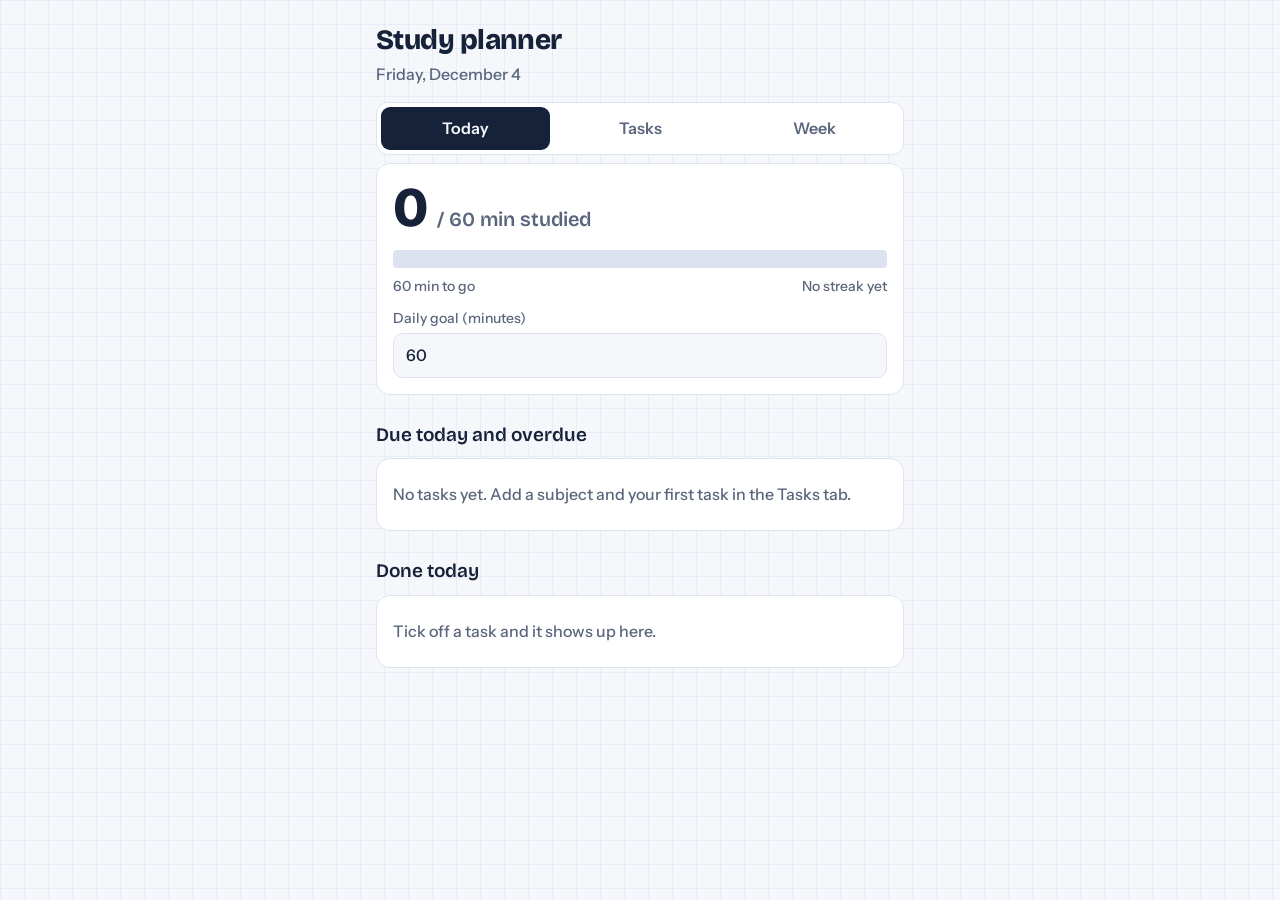
<file: index.html>
<!DOCTYPE html>
<html lang="en">
<head>
<meta charset="utf-8">
<meta name="viewport" content="width=device-width, initial-scale=1, viewport-fit=cover">
<title>Study Planner</title>
<link rel="preconnect" href="https://fonts.googleapis.com">
<link href="https://fonts.googleapis.com/css2?family=Bricolage+Grotesque:wght@600;800&family=Instrument+Sans:wght@400;500;600&display=swap" rel="stylesheet">
<link rel="stylesheet" href="style.css">
</head>
<body>
<main>
  <h1>Study planner</h1>
  <p class="sub" id="date"></p>
  <nav role="tablist" id="tabs">
    <button role="tab" data-tab="today">Today</button>
    <button role="tab" data-tab="tasks">Tasks</button>
    <button role="tab" data-tab="week">Week</button>
  </nav>
  <div id="view"></div>
</main>
<script src="script.js"></script>
</body>
</html>
</file>
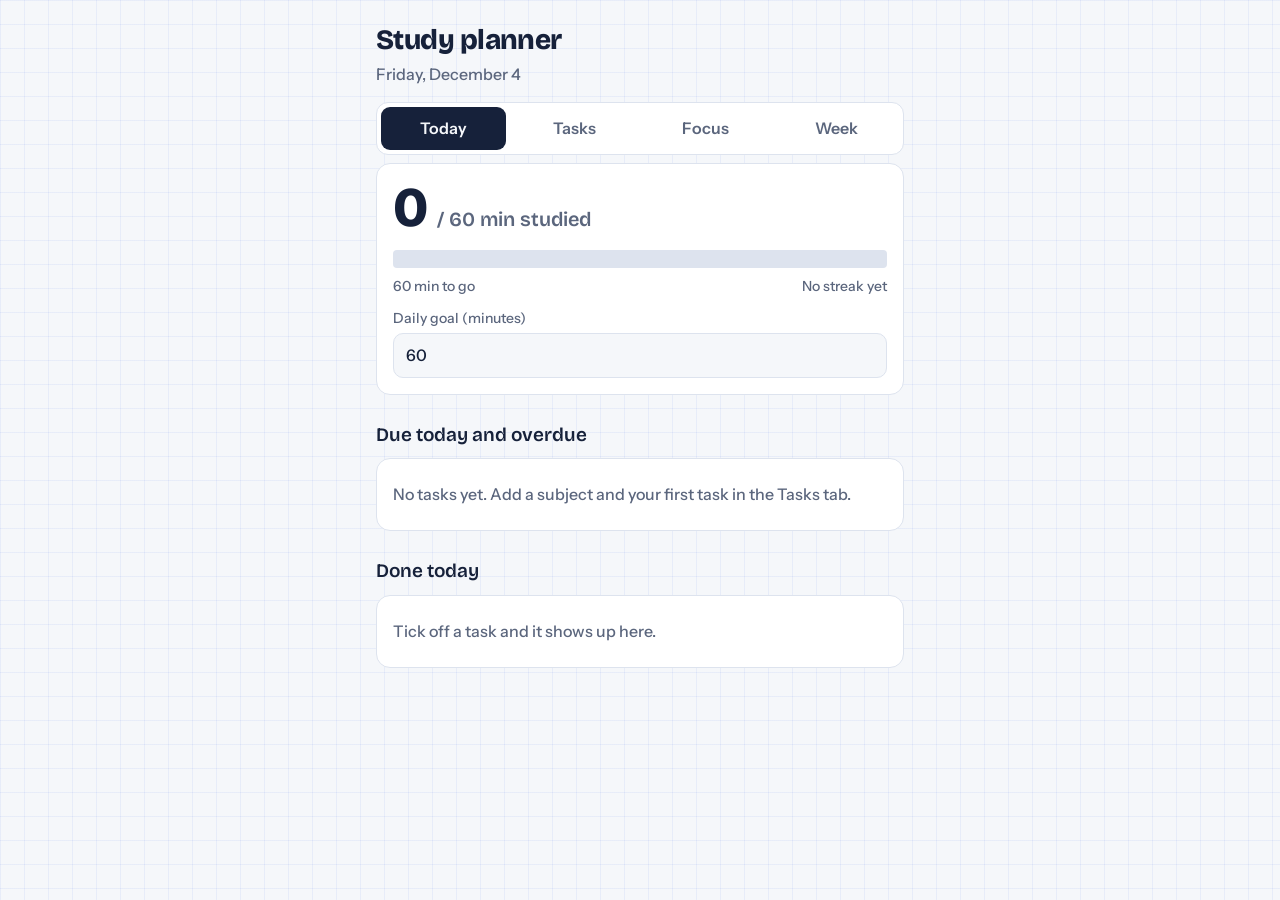
<file: index-1.html>
<!DOCTYPE html>
<html lang="en">
<head>
<meta charset="utf-8">
<meta name="viewport" content="width=device-width, initial-scale=1, viewport-fit=cover">
<title>Study Planner</title>
<link rel="preconnect" href="https://fonts.googleapis.com">
<link href="https://fonts.googleapis.com/css2?family=Bricolage+Grotesque:wght@600;800&family=Instrument+Sans:wght@400;500;600&display=swap" rel="stylesheet">
<link rel="stylesheet" href="style.css">
</head>
<body>
<main>
  <h1>Study planner</h1>
  <p class="sub" id="date"></p>
  <nav role="tablist" id="tabs">
    <button role="tab" data-tab="today">Today</button>
    <button role="tab" data-tab="tasks">Tasks</button>
    <button role="tab" data-tab="focus">Focus</button>
    <button role="tab" data-tab="week">Week</button>
  </nav>
  <div id="view"></div>
</main>
<script src="focus.js"></script>
<script src="script.js"></script>
</body>
</html>
</file>
<file: style.css>
/* Study Planner styles: colours, layout, and components */

:root {
  --bg: #F5F7FA;
  --card: #fff;
  --ink: #16213A;
  --mute: #5B667D;
  --line: #DDE3EE;
  --grid: rgba(47, 91, 234, .07);
  --hi: #FFD84D;
  --hiInk: #16213A;
  --accent: #2F5BEA;
  --danger: #C7372F;
  box-sizing: border-box;
  padding-top: env(safe-area-inset-top, 0px);
  padding-bottom: env(safe-area-inset-bottom, 0px);
  color-scheme: light;
}

@media (prefers-color-scheme:dark) {
  :root:not([data-theme="light"]) {
    --bg: #0F1626;
    --card: #18223A;
    --ink: #EAF0FF;
    --mute: #9AA7C4;
    --line: #2A3757;
    --grid: rgba(124, 155, 255, .08);
    --accent: #7C9BFF;
    --danger: #FF8A80;
    color-scheme: dark;
  }
}

:root[data-theme="dark"] {
  --bg: #0F1626;
  --card: #18223A;
  --ink: #EAF0FF;
  --mute: #9AA7C4;
  --line: #2A3757;
  --grid: rgba(124, 155, 255, .08);
  --accent: #7C9BFF;
  --danger: #FF8A80;
  color-scheme: dark;
}

html {
  scroll-padding-top: env(safe-area-inset-top, 0px);
}

* {
  box-sizing: border-box;
}

body {
  margin: 0;
  background: var(--bg);
  color: var(--ink);
  font: 500 16px/1.45 "Instrument Sans", system-ui, -apple-system, "Segoe UI", sans-serif;
  background-image: linear-gradient(var(--grid) 1px, transparent 1px), linear-gradient(90deg, var(--grid) 1px, transparent 1px);
  background-size: 24px 24px;
}

main {
  max-width: 560px;
  margin: 0 auto;
  padding: 20px 16px 48px;
}

h1,
h2,
.big {
  font-family: "Bricolage Grotesque", "Trebuchet MS", system-ui, sans-serif;
  margin: 0;
}

h1 {
  font-size: 28px;
  font-weight: 800;
  letter-spacing: -.02em;
}

h2 {
  font-size: 19px;
  font-weight: 600;
  margin: 26px 0 10px;
}

.sub {
  color: var(--mute);
  margin: 2px 0 16px;
}

nav {
  display: flex;
  gap: 6px;
  background: var(--card);
  border: 1px solid var(--line);
  border-radius: 12px;
  padding: 4px;
  margin-bottom: 8px;
}

nav button {
  flex: 1;
  border: 0;
  background: none;
  color: var(--mute);
  font: inherit;
  font-weight: 600;
  padding: 10px;
  border-radius: 9px;
  cursor: pointer;
}

nav button[aria-selected="true"] {
  background: var(--ink);
  color: var(--bg);
}

button:focus-visible,
input:focus-visible,
select:focus-visible {
  outline: 3px solid var(--accent);
  outline-offset: 2px;
}

.panel {
  background: var(--card);
  border: 1px solid var(--line);
  border-radius: 14px;
  padding: 16px;
}

.big {
  font-size: 56px;
  font-weight: 800;
  line-height: 1;
  letter-spacing: -.03em;
}

.big small {
  font-size: 20px;
  font-weight: 600;
  color: var(--mute);
  letter-spacing: 0;
}

.hl {
  height: 18px;
  border-radius: 4px;
  background: var(--line);
  margin: 14px 0 8px;
  overflow: hidden;
}

.hl i {
  display: block;
  height: 100%;
  background: var(--hi);
  border-radius: 4px;
  transition: width .4s;
}

.row {
  display: flex;
  gap: 10px;
  align-items: center;
}

.row.sp {
  justify-content: space-between;
}

.mute {
  color: var(--mute);
  font-size: 14px;
}

.task {
  display: flex;
  gap: 12px;
  align-items: flex-start;
  padding: 12px 0;
  border-top: 1px solid var(--line);
}

.task:first-child {
  border-top: 0;
}

.chk {
  flex: none;
  width: 28px;
  height: 28px;
  border-radius: 8px;
  border: 2px solid var(--mute);
  background: none;
  color: var(--hiInk);
  font-size: 16px;
  font-weight: 800;
  cursor: pointer;
  padding: 0;
}

.chk[aria-pressed="true"] {
  background: var(--hi);
  border-color: var(--hi);
}

.tt {
  flex: 1;
  min-width: 0;
}

.tt b {
  font-weight: 600;
  word-break: break-word;
}

.done .tt b {
  text-decoration: line-through;
  color: var(--mute);
}

.chip {
  display: inline-flex;
  align-items: center;
  gap: 6px;
  font-size: 13px;
  color: var(--mute);
}

.dot {
  width: 10px;
  height: 10px;
  border-radius: 50%;
  display: inline-block;
}

.late {
  color: var(--danger);
  font-weight: 600;
}

.x {
  border: 0;
  background: none;
  color: var(--mute);
  font-size: 20px;
  cursor: pointer;
  padding: 4px 8px;
  border-radius: 8px;
}

.x:hover {
  color: var(--danger);
}

label {
  display: block;
  font-size: 14px;
  color: var(--mute);
  margin-bottom: 4px;
}

input,
select {
  width: 100%;
  font: inherit;
  color: var(--ink);
  background: var(--bg);
  border: 1px solid var(--line);
  border-radius: 10px;
  padding: 10px 12px;
  min-height: 44px;
}

.grid2 {
  display: grid;
  grid-template-columns: 1fr 1fr;
  gap: 10px;
  margin-top: 10px;
}

.btn {
  font: inherit;
  font-weight: 600;
  border: 0;
  border-radius: 10px;
  padding: 12px 16px;
  background: var(--accent);
  color: #fff;
  cursor: pointer;
  min-height: 44px;
  width: 100%;
  margin-top: 12px;
}

:root[data-theme="dark"] .btn {
  color: #0F1626;
}

@media (prefers-color-scheme:dark) {
  :root:not([data-theme="light"]) .btn {
    color: #0F1626;
  }
}

.sw {
  display: flex;
  gap: 8px;
  margin-top: 10px;
  flex-wrap: wrap;
}

.sw label {
  margin: 0;
  cursor: pointer;
}

.sw input {
  position: absolute;
  opacity: 0;
  width: 0;
  min-height: 0;
}

.sw span {
  display: block;
  width: 34px;
  height: 34px;
  border-radius: 50%;
  border: 3px solid transparent;
}

.sw input:checked+span {
  border-color: var(--ink);
}

.sw input:focus-visible+span {
  outline: 3px solid var(--accent);
  outline-offset: 2px;
}

.tags {
  display: flex;
  gap: 8px;
  flex-wrap: wrap;
}

.tag {
  display: inline-flex;
  align-items: center;
  gap: 6px;
  border: 1px solid var(--line);
  background: var(--card);
  border-radius: 99px;
  padding: 4px 6px 4px 12px;
  font-size: 14px;
}

.tag .x {
  font-size: 16px;
  padding: 0 6px;
}

.empty {
  color: var(--mute);
  padding: 8px 0;
}

.bars {
  display: flex;
  gap: 8px;
  align-items: flex-end;
  height: 150px;
  margin-top: 6px;
}

.bar {
  flex: 1;
  display: flex;
  flex-direction: column;
  align-items: center;
  justify-content: flex-end;
  height: 100%;
  font-size: 12px;
  color: var(--mute);
  gap: 4px;
}

.bar i {
  display: block;
  width: 100%;
  border-radius: 6px 6px 2px 2px;
  background: var(--line);
  min-height: 3px;
}

.bar.hit i {
  background: var(--hi);
}

.bar.now b {
  color: var(--ink);
}

.stats {
  display: grid;
  grid-template-columns: repeat(3, 1fr);
  gap: 10px;
  margin-top: 14px;
}

.stats div {
  background: var(--bg);
  border-radius: 10px;
  padding: 10px;
}

.stats b {
  display: block;
  font-family: "Bricolage Grotesque", system-ui, sans-serif;
  font-size: 24px;
  font-weight: 800;
}

.sbar {
  height: 8px;
  border-radius: 4px;
  margin-top: 4px;
  }
</file>
